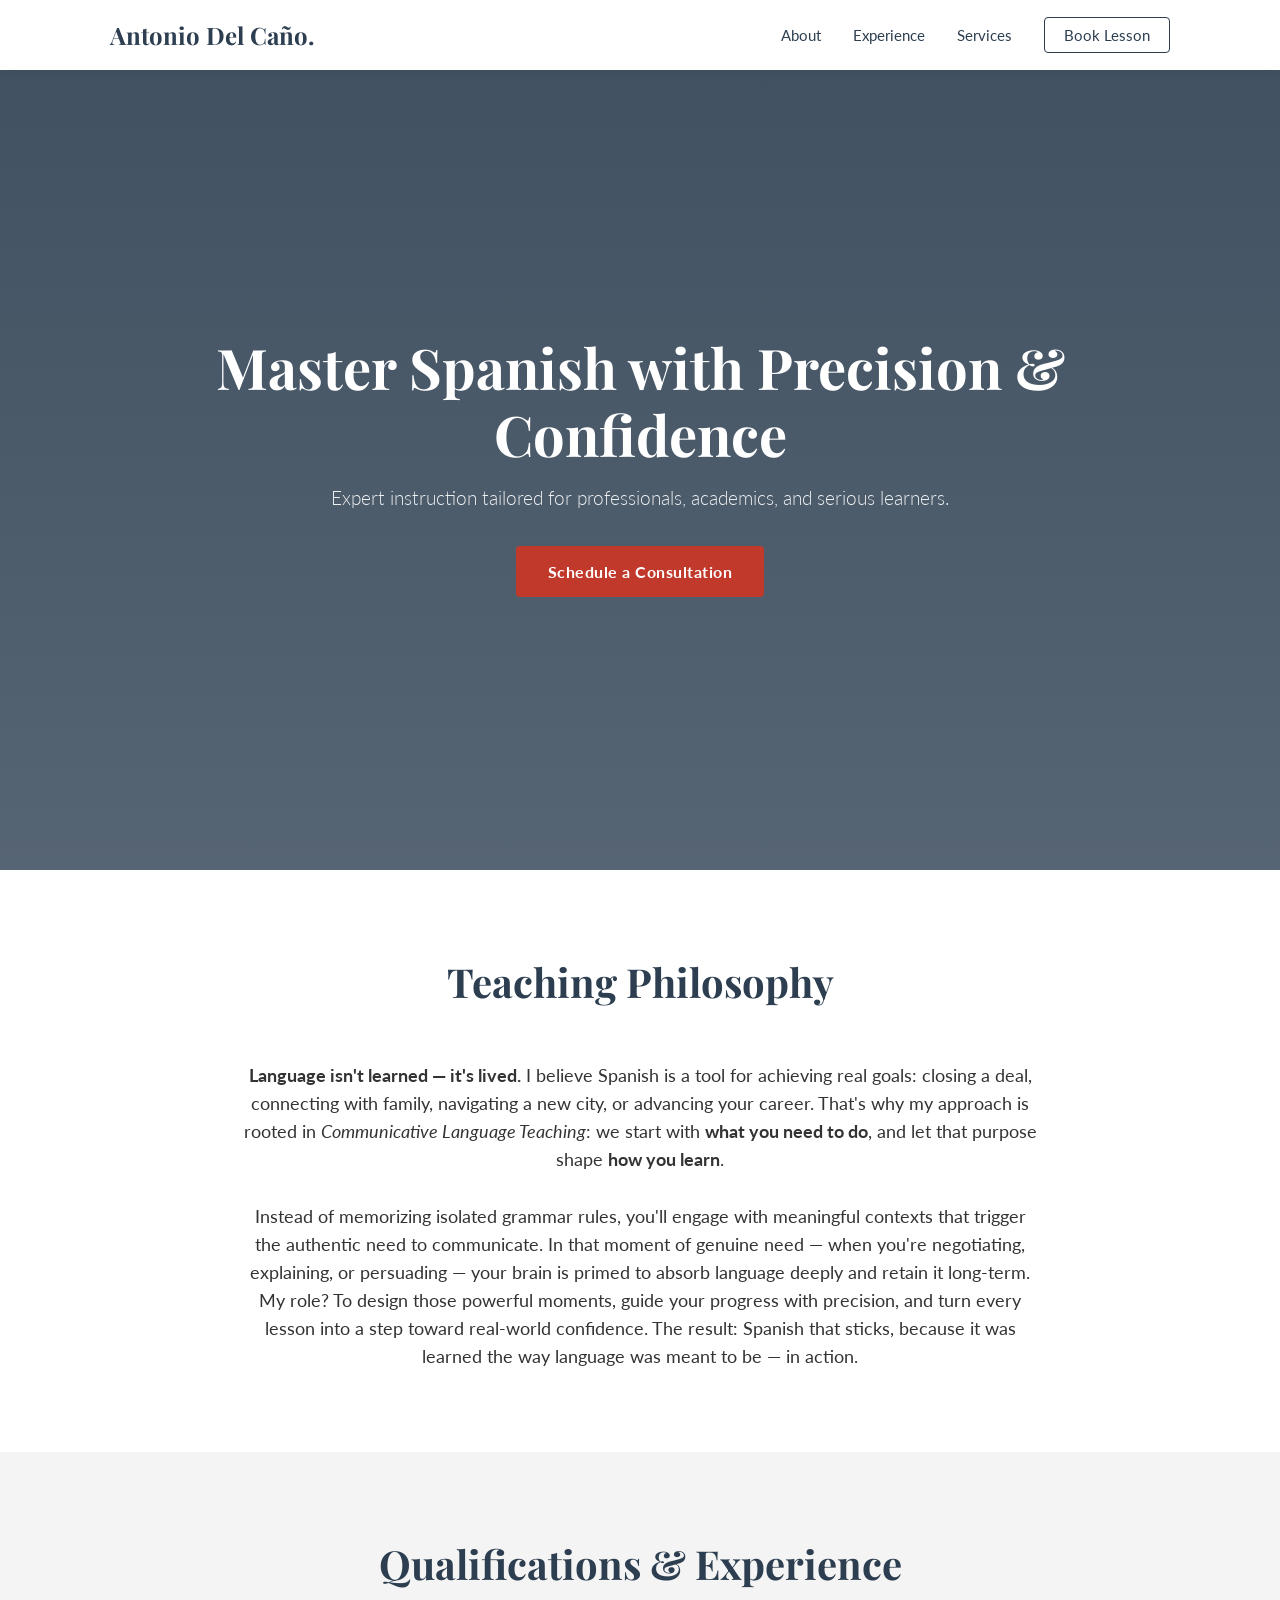
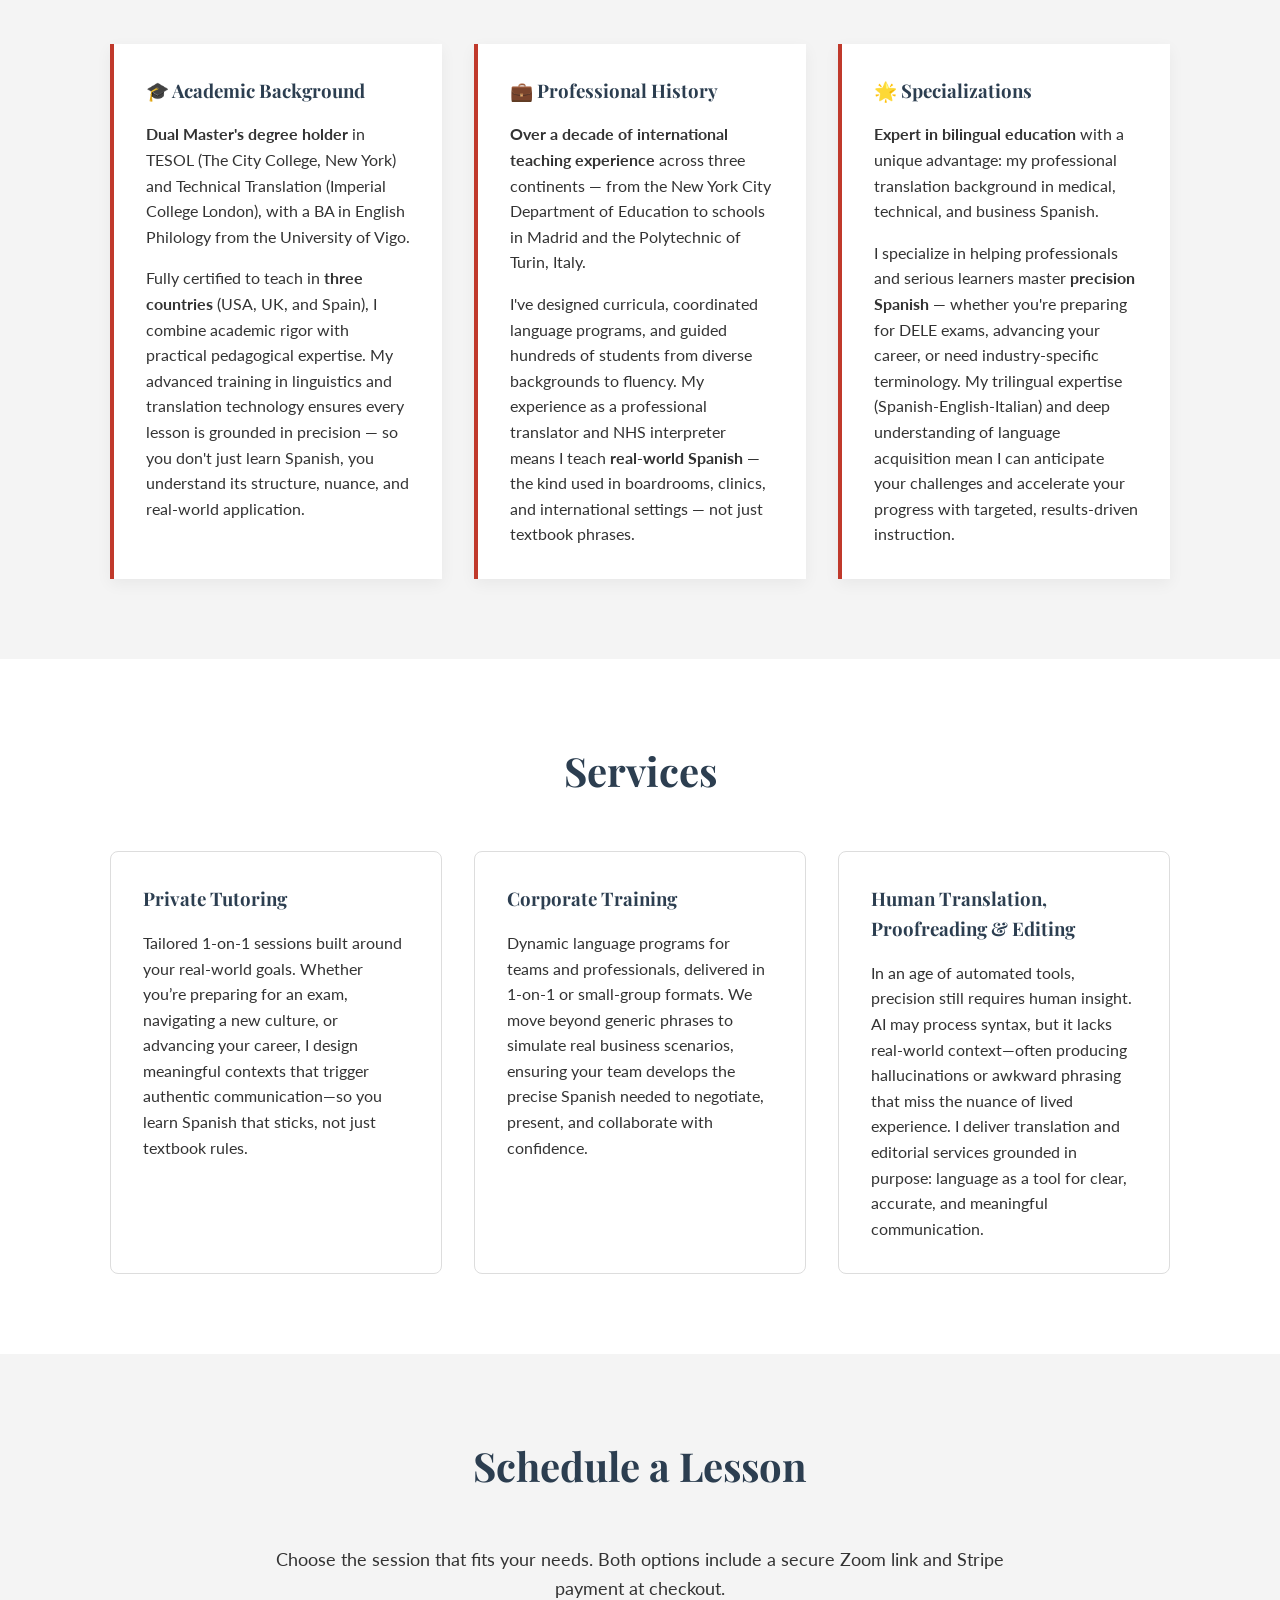
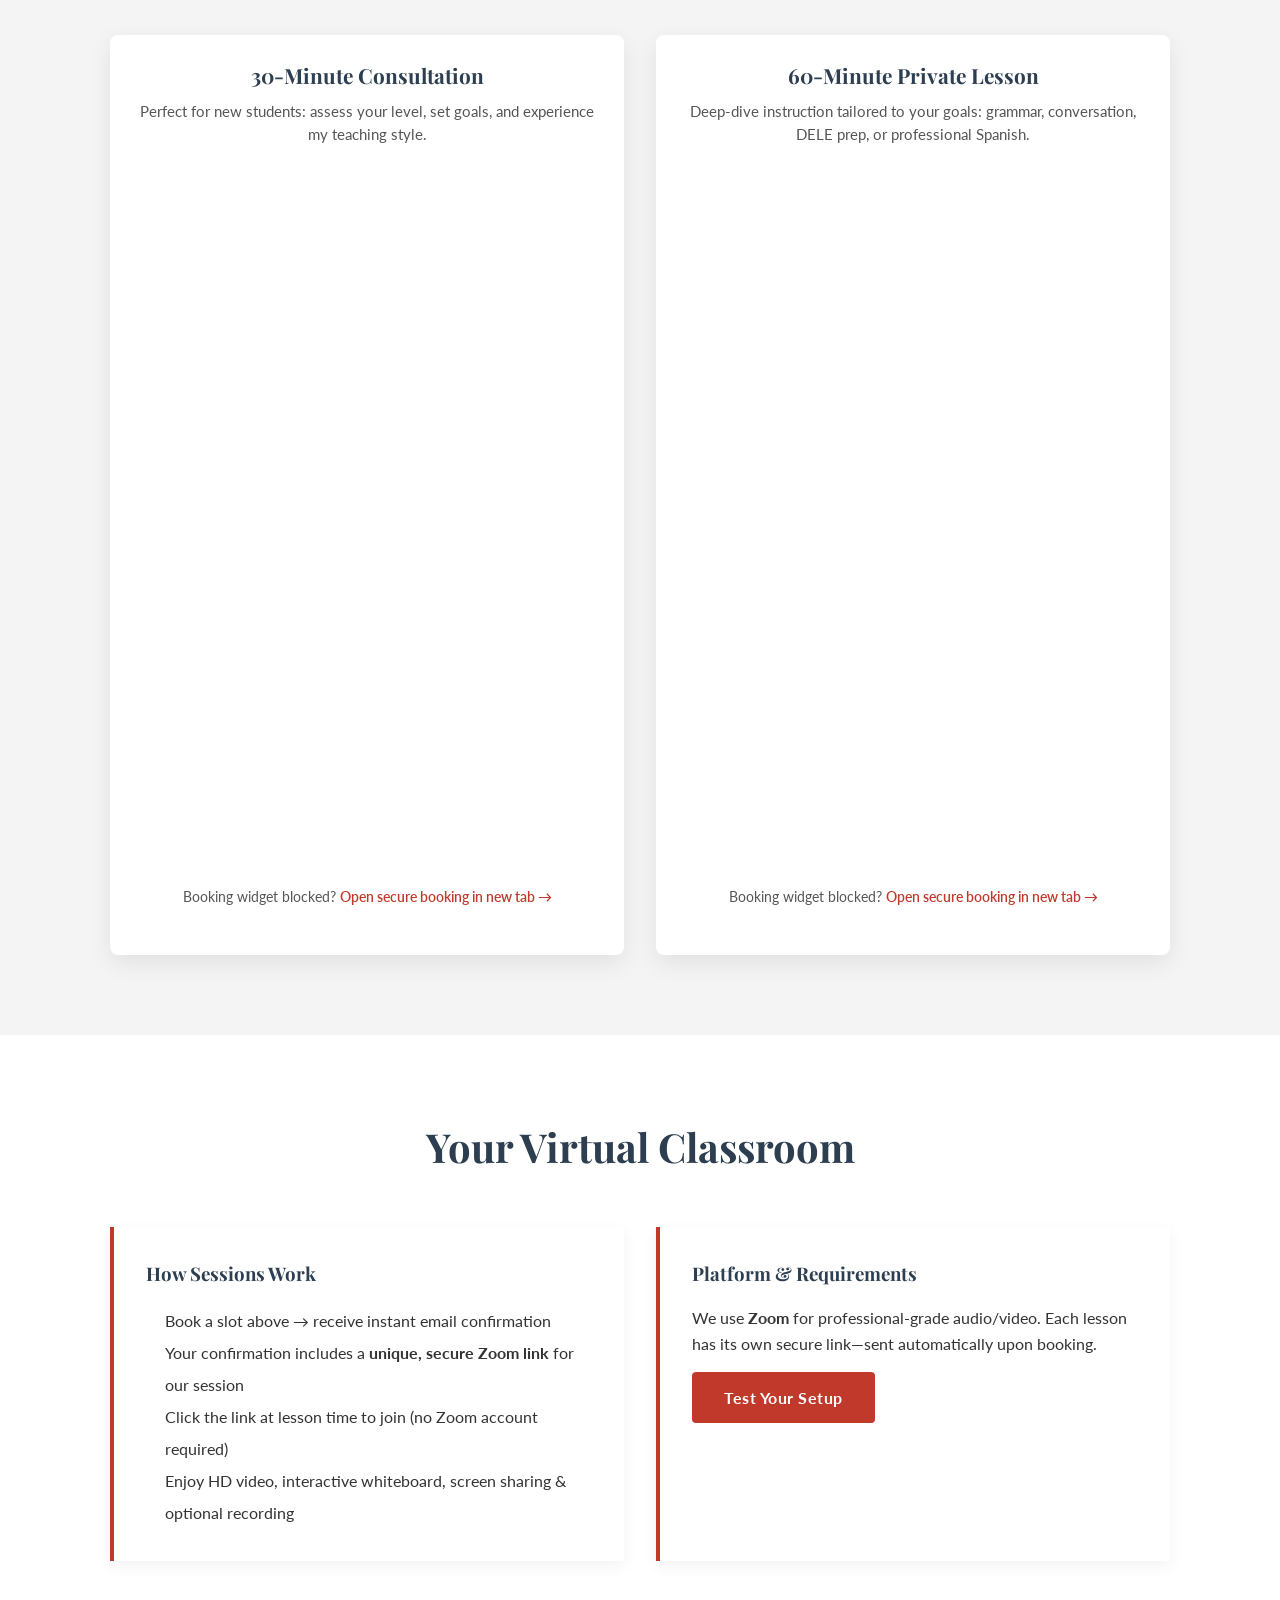
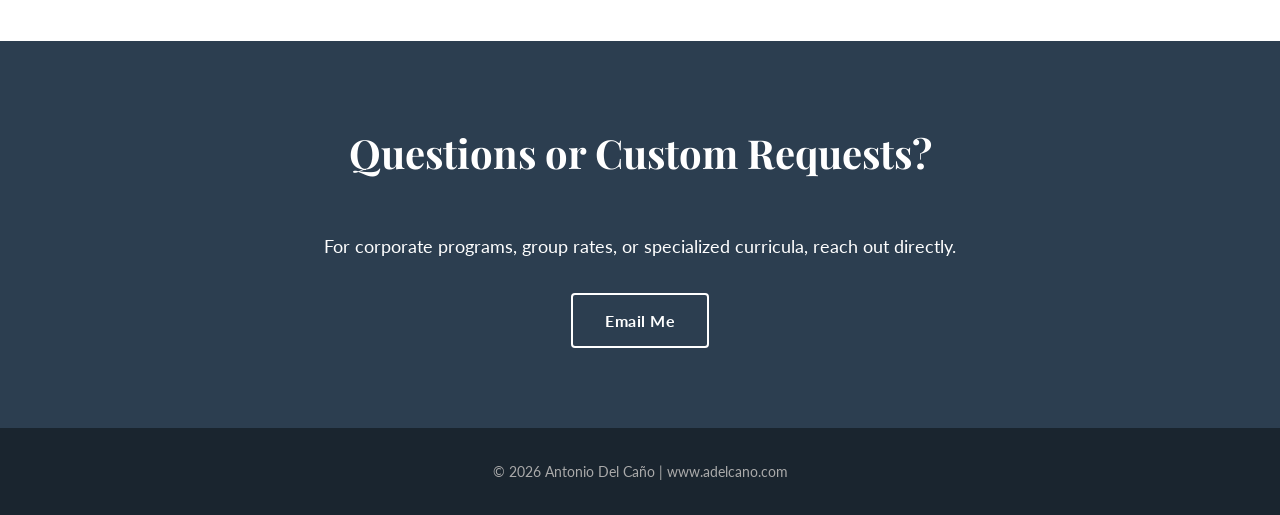
<file: index.html>
<!DOCTYPE html>
<html lang="en">
<head>
    <meta charset="UTF-8">
    <meta name="viewport" content="width=device-width, initial-scale=1.0">
    <title>Antonio Del Caño | Expert Spanish Instructor & Virtual Classroom</title>
    
    <!-- SEO & Social Meta Tags -->
    <meta name="description" content="Professional Spanish instruction by a certified expert. Private tutoring, corporate training, and tailored curricula with secure virtual classroom sessions. Book your lesson today.">
    <meta name="keywords" content="Spanish tutor, online Spanish lessons, DELE preparation, business Spanish, virtual classroom, Spanish teacher, language coach">
    <meta name="author" content="Antonio Del Caño">
    <link rel="canonical" href="https://www.adelcano.com">
    
    <!-- Open Graph / Social Sharing -->
    <meta property="og:title" content="Antonio Del Caño | Expert Spanish Instructor">
    <meta property="og:description" content="Master Spanish with precision. Professional online instruction for serious learners and professionals.">
    <meta property="og:type" content="website">
    <meta property="og:url" content="https://www.adelcano.com">
    <meta property="og:image" content="https://www.adelcano.com/og-image.jpg">
    <meta name="twitter:card" content="summary_large_image">
    
    <!-- Fonts & Stylesheet -->
    <link rel="stylesheet" href="style.css">
    <link rel="preconnect" href="https://fonts.googleapis.com">
    <link rel="preconnect" href="https://fonts.gstatic.com" crossorigin>
    <link href="https://fonts.googleapis.com/css2?family=Lato:wght@300;400;700&family=Playfair+Display:wght@400;700&display=swap" rel="stylesheet">
</head>
<body>

    <!-- Navigation -->
    <nav class="navbar">
        <div class="container nav-container">
            <a href="#" class="logo">Antonio Del Caño.</a>
            <ul class="nav-links">
                <li><a href="#about">About</a></li>
                <li><a href="#experience">Experience</a></li>
                <li><a href="#services">Services</a></li>
                <li><a href="#booking" class="btn-nav">Book Lesson</a></li>
            </ul>
        </div>
    </nav>

    <!-- Hero Section -->
    <header class="hero">
        <div class="container hero-content">
            <h1>Master Spanish with Precision & Confidence</h1>
            <p class="subtitle">Expert instruction tailored for professionals, academics, and serious learners.</p>
            <a href="#booking" class="btn-primary">Schedule a Consultation</a>
        </div>
    </header>

    <!-- About / Philosophy -->
    <section id="about" class="section">
        <div class="container">
            <h2 class="section-title">Teaching Philosophy</h2>
            <div class="content-block">
                <p class="editable-text" data-field="philosophy"><strong>Language isn't learned — it's lived.</strong> I believe Spanish is a tool for achieving real goals: closing a deal, connecting with family, navigating a new city, or advancing your career. That's why my approach is rooted in <em>Communicative Language Teaching</em>: we start with <strong>what you need to do</strong>, and let that purpose shape <strong>how you learn</strong>.<br><br>Instead of memorizing isolated grammar rules, you'll engage with meaningful contexts that trigger the authentic need to communicate. In that moment of genuine need — when you're negotiating, explaining, or persuading — your brain is primed to absorb language deeply and retain it long-term. My role? To design those powerful moments, guide your progress with precision, and turn every lesson into a step toward real-world confidence. The result: Spanish that sticks, because it was learned the way language was meant to be — in action.</p>
            </div>
        </div>
    </section>

    <!-- Experience / Credentials -->
    <section id="experience" class="section bg-light">
        <div class="container">
            <h2 class="section-title">Qualifications & Experience</h2>
            <div class="grid-3">
                <div class="card">
                    <h3>🎓 Academic Background</h3>
                    <p><strong>Dual Master's degree holder</strong> in TESOL (The City College, New York) and Technical Translation (Imperial College London), with a BA in English Philology from the University of Vigo.</p>
                    <p style="margin-top: 1rem;">Fully certified to teach in <strong>three countries</strong> (USA, UK, and Spain), I combine academic rigor with practical pedagogical expertise. My advanced training in linguistics and translation technology ensures every lesson is grounded in precision — so you don't just learn Spanish, you understand its structure, nuance, and real-world application.</p>
                </div>
                <div class="card">
                    <h3>💼 Professional History</h3>
                    <p><strong>Over a decade of international teaching experience</strong> across three continents — from the New York City Department of Education to schools in Madrid and the Polytechnic of Turin, Italy.</p>
                    <p style="margin-top: 1rem;">I've designed curricula, coordinated language programs, and guided hundreds of students from diverse backgrounds to fluency. My experience as a professional translator and NHS interpreter means I teach <strong>real-world Spanish</strong> — the kind used in boardrooms, clinics, and international settings — not just textbook phrases.</p>
                </div>
                <div class="card">
                    <h3>🌟 Specializations</h3>
                    <p><strong>Expert in bilingual education</strong> with a unique advantage: my professional translation background in medical, technical, and business Spanish.</p>
                    <p style="margin-top: 1rem;">I specialize in helping professionals and serious learners master <strong>precision Spanish</strong> — whether you're preparing for DELE exams, advancing your career, or need industry-specific terminology. My trilingual expertise (Spanish-English-Italian) and deep understanding of language acquisition mean I can anticipate your challenges and accelerate your progress with targeted, results-driven instruction.</p>
                </div>
            </div>
        </div>
    </section>

    <!-- Services -->
    <section id="services" class="section">
        <div class="container">
            <h2 class="section-title">Services</h2>
            <div class="grid-3">
                <div class="service-item">
                    <h3>Private Tutoring</h3>
                    <p>Tailored 1-on-1 sessions built around your real-world goals. Whether you’re preparing for an exam, navigating a new culture, or advancing your career, I design meaningful contexts that trigger authentic communication—so you learn Spanish that sticks, not just textbook rules.</p>
                </div>
                <div class="service-item">
                    <h3>Corporate Training</h3>
                    <p>Dynamic language programs for teams and professionals, delivered in 1-on-1 or small-group formats. We move beyond generic phrases to simulate real business scenarios, ensuring your team develops the precise Spanish needed to negotiate, present, and collaborate with confidence.</p>
                </div>
                <div class="service-item">
                    <h3>Human Translation, Proofreading & Editing</h3>
                    <p>In an age of automated tools, precision still requires human insight. AI may process syntax, but it lacks real-world context—often producing hallucinations or awkward phrasing that miss the nuance of lived experience. I deliver translation and editorial services grounded in purpose: language as a tool for clear, accurate, and meaningful communication.</p>
                </div>
            </div>
        </div>
    </section>

    <!-- Booking / Calendar (UPDATED WITH FALLBACK LINKS) -->
    <section id="booking" class="section bg-light">
        <div class="container">
            <h2 class="section-title">Schedule a Lesson</h2>
            <p class="content-block">Choose the session that fits your needs. Both options include a secure Zoom link and Stripe payment at checkout.</p>
            
            <div class="booking-grid">
                <!-- 30-Minute Consultation -->
                <div class="booking-card">
                    <h3>30-Minute Consultation</h3>
                    <p>Perfect for new students: assess your level, set goals, and experience my teaching style.</p>
                    <div class="calendly-embed">
                        <div class="calendly-inline-widget" data-url="https://calendly.com/delcanoanto/30-minute-consultation" style="min-width:320px;height:700px;"></div>
                    </div>
                    <p style="text-align:center; margin-top:1rem; font-size:0.9rem; color:#555;">
                        Booking widget blocked? <a href="https://calendly.com/delcanoanto/30-minute-consultation" target="_blank" style="color:#C0392B; font-weight:600;">Open secure booking in new tab →</a>
                    </p>
                </div>
                
                <!-- 60-Minute Private Lesson -->
                <div class="booking-card">
                    <h3>60-Minute Private Lesson</h3>
                    <p>Deep-dive instruction tailored to your goals: grammar, conversation, DELE prep, or professional Spanish.</p>
                    <div class="calendly-embed">
                        <div class="calendly-inline-widget" data-url="https://calendly.com/delcanoanto/30min" style="min-width:320px;height:700px;"></div>
                    </div>
                    <p style="text-align:center; margin-top:1rem; font-size:0.9rem; color:#555;">
                        Booking widget blocked? <a href="https://calendly.com/delcanoanto/30min" target="_blank" style="color:#C0392B; font-weight:600;">Open secure booking in new tab →</a>
                    </p>
                </div>
            </div>
        </div>
    </section>

    <!-- Virtual Classroom -->
    <section id="virtual-classroom" class="section">
        <div class="container">
            <h2 class="section-title">Your Virtual Classroom</h2>
            <div class="grid-2">
                <div class="card">
                    <h3>How Sessions Work</h3>
                    <ul style="padding-left: 1.2rem; line-height: 2;">
                        <li>Book a slot above → receive instant email confirmation</li>
                        <li>Your confirmation includes a <strong>unique, secure Zoom link</strong> for our session</li>
                        <li>Click the link at lesson time to join (no Zoom account required)</li>
                        <li>Enjoy HD video, interactive whiteboard, screen sharing & optional recording</li>
                    </ul>
                </div>
                <div class="card">
                    <h3>Platform & Requirements</h3>
                    <p>We use <strong>Zoom</strong> for professional-grade audio/video. Each lesson has its own secure link—sent automatically upon booking.</p>
                    <a href="https://zoom.us/test" target="_blank" class="btn-primary" style="margin-top: 1rem;">Test Your Setup</a>
                </div>
            </div>
        </div>
    </section>

    <!-- Contact -->
    <section id="contact" class="section bg-dark">
        <div class="container contact-container">
            <h2 class="section-title text-white">Questions or Custom Requests?</h2>
            <p class="text-white">For corporate programs, group rates, or specialized curricula, reach out directly.</p>
            <a href="mailto:delcanoanto@gmail.com" class="btn-primary btn-outline">Email Me</a>
        </div>
    </section>

    <!-- Footer -->
    <footer>
        <div class="container">
            <p>&copy; 2026 Antonio Del Caño | <a href="https://www.adelcano.com" style="color: #aaa; text-decoration: none;">www.adelcano.com</a></p>
        </div>
    </footer>

    <!-- Calendly Widget Script (loaded once for both embeds) -->
    <script type="text/javascript" src="https://assets.calendly.com/assets/external/widget.js" async></script>

</body>
</html>
</file>
<file: style.css>
/* ===== RESET & BASE STYLES ===== */
* { margin: 0; padding: 0; box-sizing: border-box; }

body {
    font-family: 'Lato', sans-serif;
    line-height: 1.6;
    color: #333;
    background: #fff;
}

h1, h2, h3, .logo {
    font-family: 'Playfair Display', serif;
}

a {
    text-decoration: none;
    color: inherit;
    transition: 0.3s ease;
}

ul { list-style: none; }

.container {
    max-width: 1100px;
    margin: 0 auto;
    padding: 0 20px;
}

/* ===== COLOR VARIABLES ===== */
:root {
    --primary: #2C3E50;    /* Deep Navy */
    --accent: #C0392B;     /* Terracotta Red */
    --light: #F4F4F4;      /* Light Gray */
    --dark: #1a252f;       /* Dark Navy */
    --white: #ffffff;
}

/* ===== NAVIGATION ===== */
.navbar {
    background: var(--white);
    box-shadow: 0 2px 10px rgba(0,0,0,0.05);
    position: fixed;
    width: 100%;
    top: 0;
    z-index: 1000;
    padding: 1rem 0;
}

.nav-container {
    display: flex;
    justify-content: space-between;
    align-items: center;
}

.logo {
    font-size: 1.5rem;
    font-weight: 700;
    color: var(--primary);
}

.nav-links {
    display: flex;
    gap: 2rem;
    align-items: center;
}

.nav-links a {
    font-weight: 400;
    color: var(--primary);
    font-size: 0.95rem;
}

.nav-links a:hover {
    color: var(--accent);
}

.btn-nav {
    border: 1px solid var(--primary);
    padding: 0.5rem 1.2rem;
    border-radius: 4px;
}

.btn-nav:hover {
    background: var(--primary);
    color: var(--white) !important;
}

/* ===== HERO SECTION ===== */
.hero {
    height: 90vh;
    background: linear-gradient(rgba(44,62,80,0.9), rgba(44,62,80,0.8)), 
                url('https://images.unsplash.com/photo-1548625361-ec8f3d8f8d6e?ixlib=rb-1.2.1&auto=format&fit=crop&w=1950&q=80');
    background-size: cover;
    background-position: center;
    display: flex;
    align-items: center;
    text-align: center;
    color: var(--white);
    margin-top: 60px;
}

.hero-content h1 {
    font-size: 3.5rem;
    margin-bottom: 1rem;
    line-height: 1.2;
}

.subtitle {
    font-size: 1.2rem;
    margin-bottom: 2rem;
    font-weight: 300;
    opacity: 0.9;
}

/* ===== BUTTONS ===== */
.btn-primary {
    display: inline-block;
    background: var(--accent);
    color: var(--white);
    padding: 0.8rem 2rem;
    border-radius: 4px;
    font-weight: 700;
    letter-spacing: 0.5px;
}

.btn-primary:hover {
    background: #a93226;
    transform: translateY(-2px);
}

.btn-outline {
    background: transparent;
    border: 2px solid var(--white);
}

.btn-outline:hover {
    background: var(--white);
    color: var(--primary);
}

/* ===== SECTIONS ===== */
.section {
    padding: 5rem 0;
}

.bg-light { background-color: var(--light); }
.bg-dark { 
    background-color: var(--primary); 
    color: var(--white); 
}

.section-title {
    text-align: center;
    font-size: 2.5rem;
    margin-bottom: 3rem;
    color: var(--primary);
}

.text-white { color: var(--white); }

.content-block {
    max-width: 800px;
    margin: 0 auto;
    text-align: center;
    font-size: 1.1rem;
}

/* ===== GRIDS ===== */
.grid-3 {
    display: grid;
    grid-template-columns: repeat(auto-fit, minmax(300px, 1fr));
    gap: 2rem;
}

.grid-2 {
    display: grid;
    grid-template-columns: repeat(auto-fit, minmax(400px, 1fr));
    gap: 2rem;
}

/* ===== CARDS ===== */
.card {
    background: var(--white);
    padding: 2rem;
    border-left: 4px solid var(--accent);
    box-shadow: 0 5px 15px rgba(0,0,0,0.05);
}

.card h3 {
    margin-bottom: 1rem;
    color: var(--primary);
}

.service-item {
    padding: 2rem;
    border: 1px solid #ddd;
    border-radius: 8px;
}

.service-item h3 {
    margin-bottom: 1rem;
    color: var(--primary);
}

/* ===== CONTACT SECTION ===== */
.contact-container {
    text-align: center;
}

.contact-container p {
    margin-bottom: 2rem;
    font-size: 1.1rem;
}

/* ===== FOOTER ===== */
footer {
    background: var(--dark);
    color: #aaa;
    text-align: center;
    padding: 2rem 0;
    font-size: 0.9rem;
}

/* ===== CALENDAR EMBED ===== */
.calendar-embed {
    min-height: 650px;
    background: #fff;
    border-radius: 8px;
    box-shadow: 0 8px 24px rgba(0,0,0,0.08);
    overflow: hidden;
    position: relative;
}

/* ===== BOOKING GRID (Dual Calendly) ===== */
.booking-grid {
    display: grid;
    grid-template-columns: repeat(auto-fit, minmax(320px, 1fr));
    gap: 2rem;
    margin-top: 2rem;
}

.booking-card {
    background: #fff;
    border-radius: 8px;
    box-shadow: 0 8px 24px rgba(0,0,0,0.08);
    overflow: hidden;
    padding: 1.5rem;
    display: flex;
    flex-direction: column;
}

.booking-card h3 {
    text-align: center;
    margin-bottom: 0.5rem;
    color: var(--primary);
    font-size: 1.3rem;
}

.booking-card p {
    text-align: center;
    margin-bottom: 1.5rem;
    color: #555;
    font-size: 0.95rem;
    line-height: 1.5;
}

.calendly-embed {
    flex: 1;
    min-height: 700px;
    position: relative;
    border-radius: 6px;
    overflow: hidden;
}

/* ===== RESPONSIVE DESIGN ===== */
@media (max-width: 768px) {
    .hero-content h1 {
        font-size: 2.5rem;
    }
    
    .nav-links {
        display: none; /* Simple hide for mobile; can add hamburger menu later */
    }
    
    .grid-2, 
    .grid-3,
    .booking-grid {
        grid-template-columns: 1fr;
    }
    
    .section {
        padding: 3rem 0;
    }
    
    .section-title {
        font-size: 2rem;
    }
}
</file>
